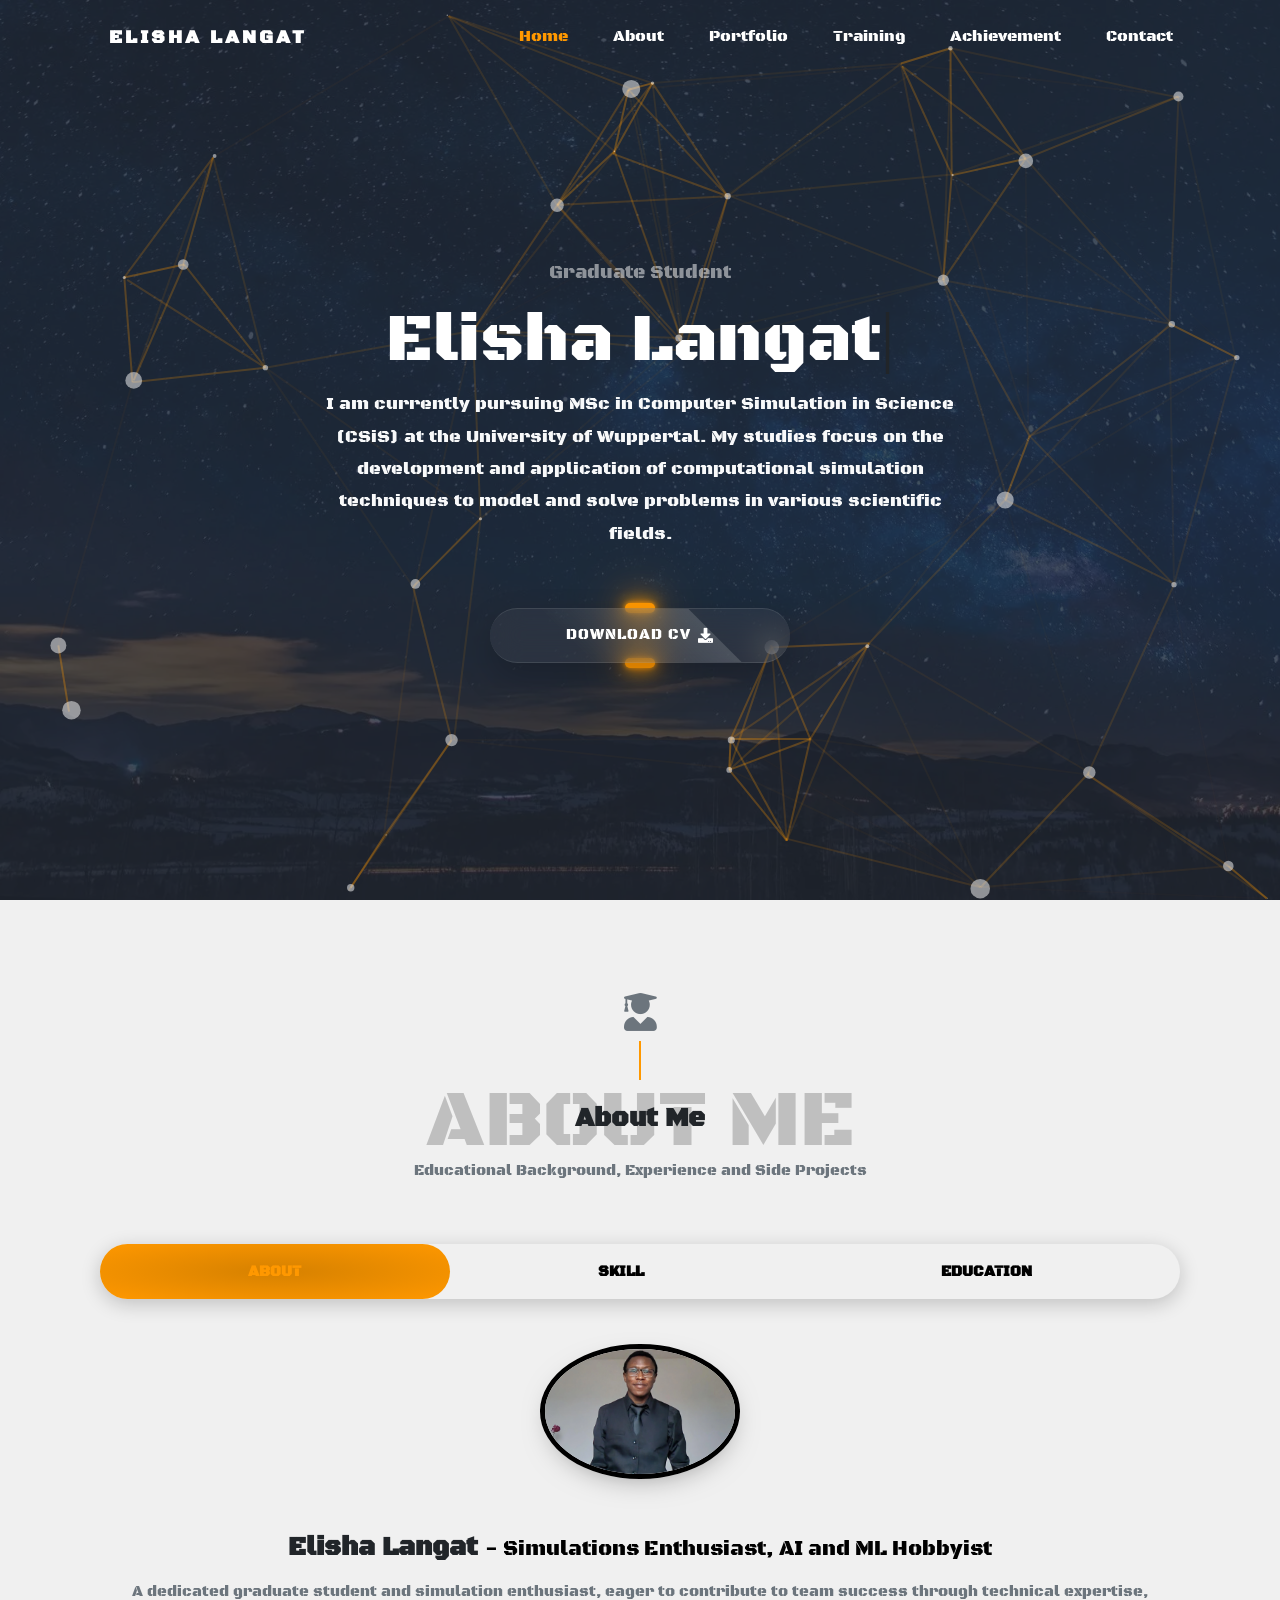
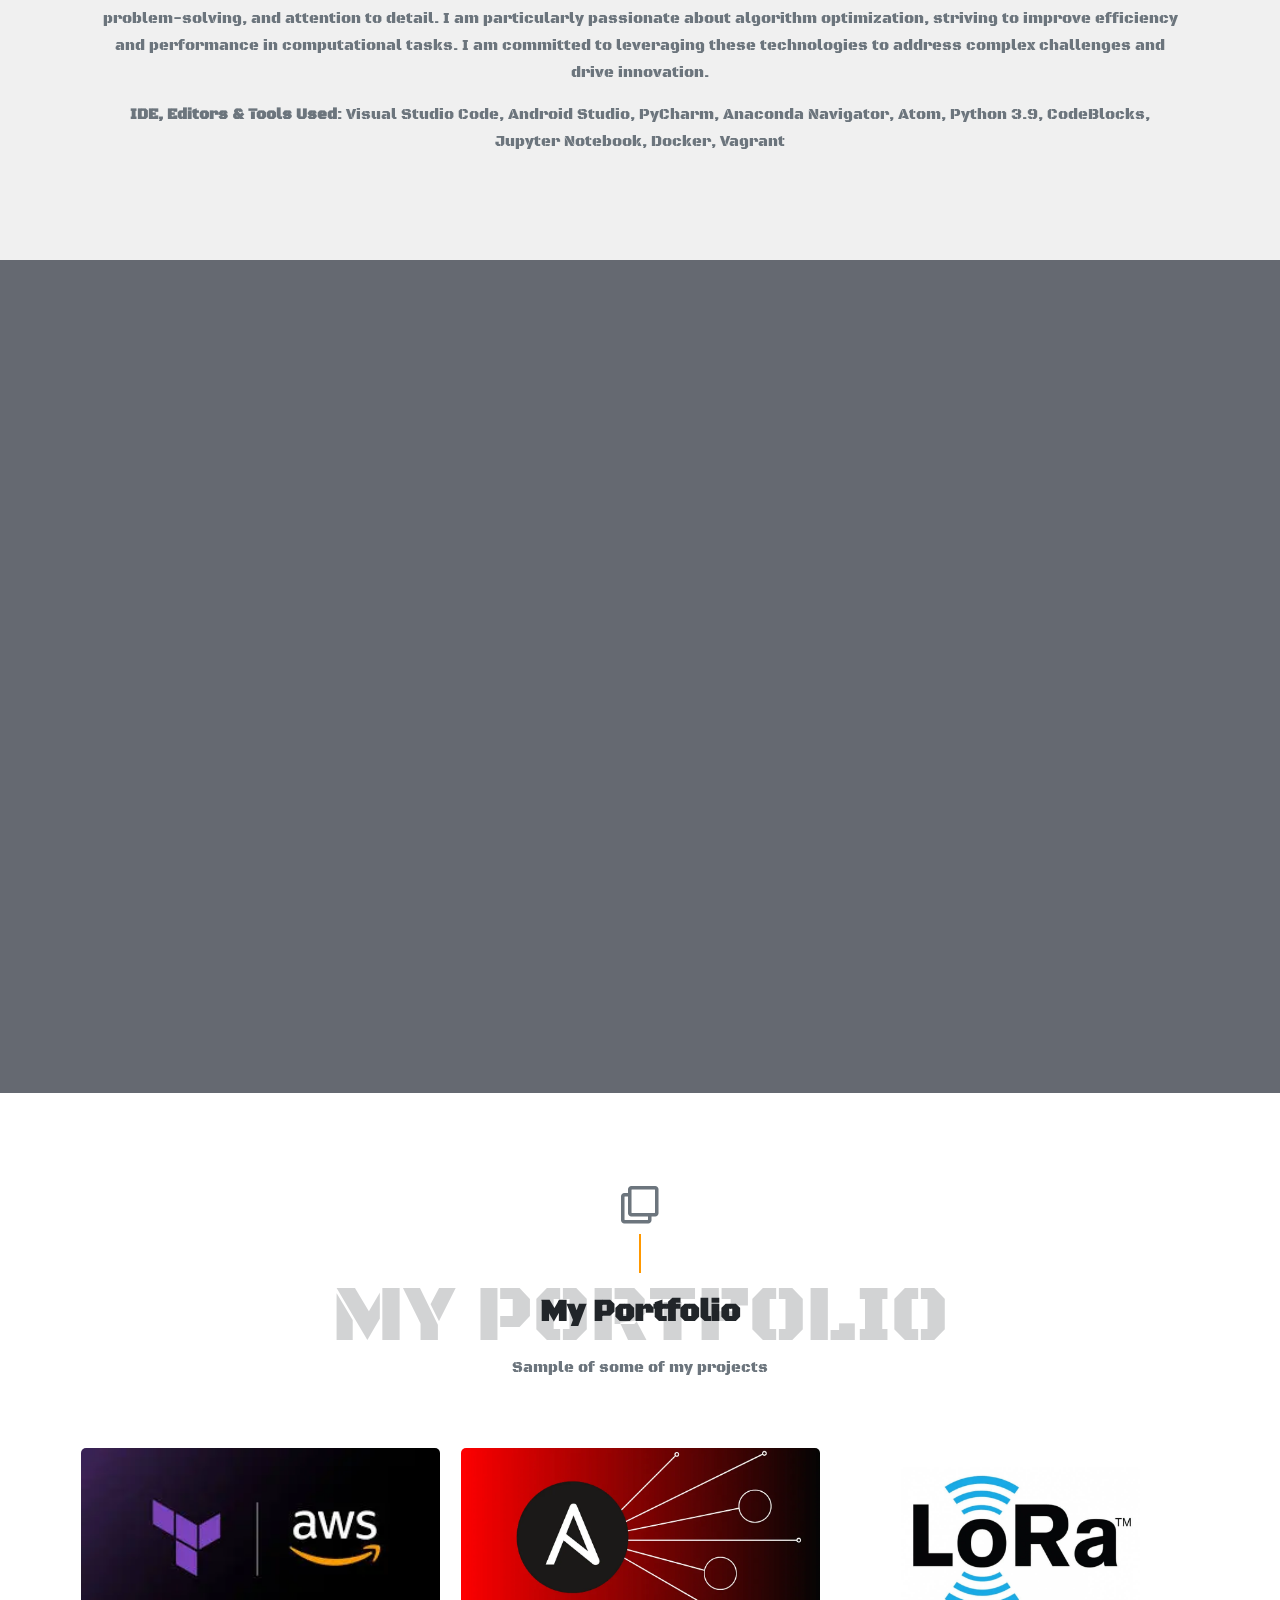
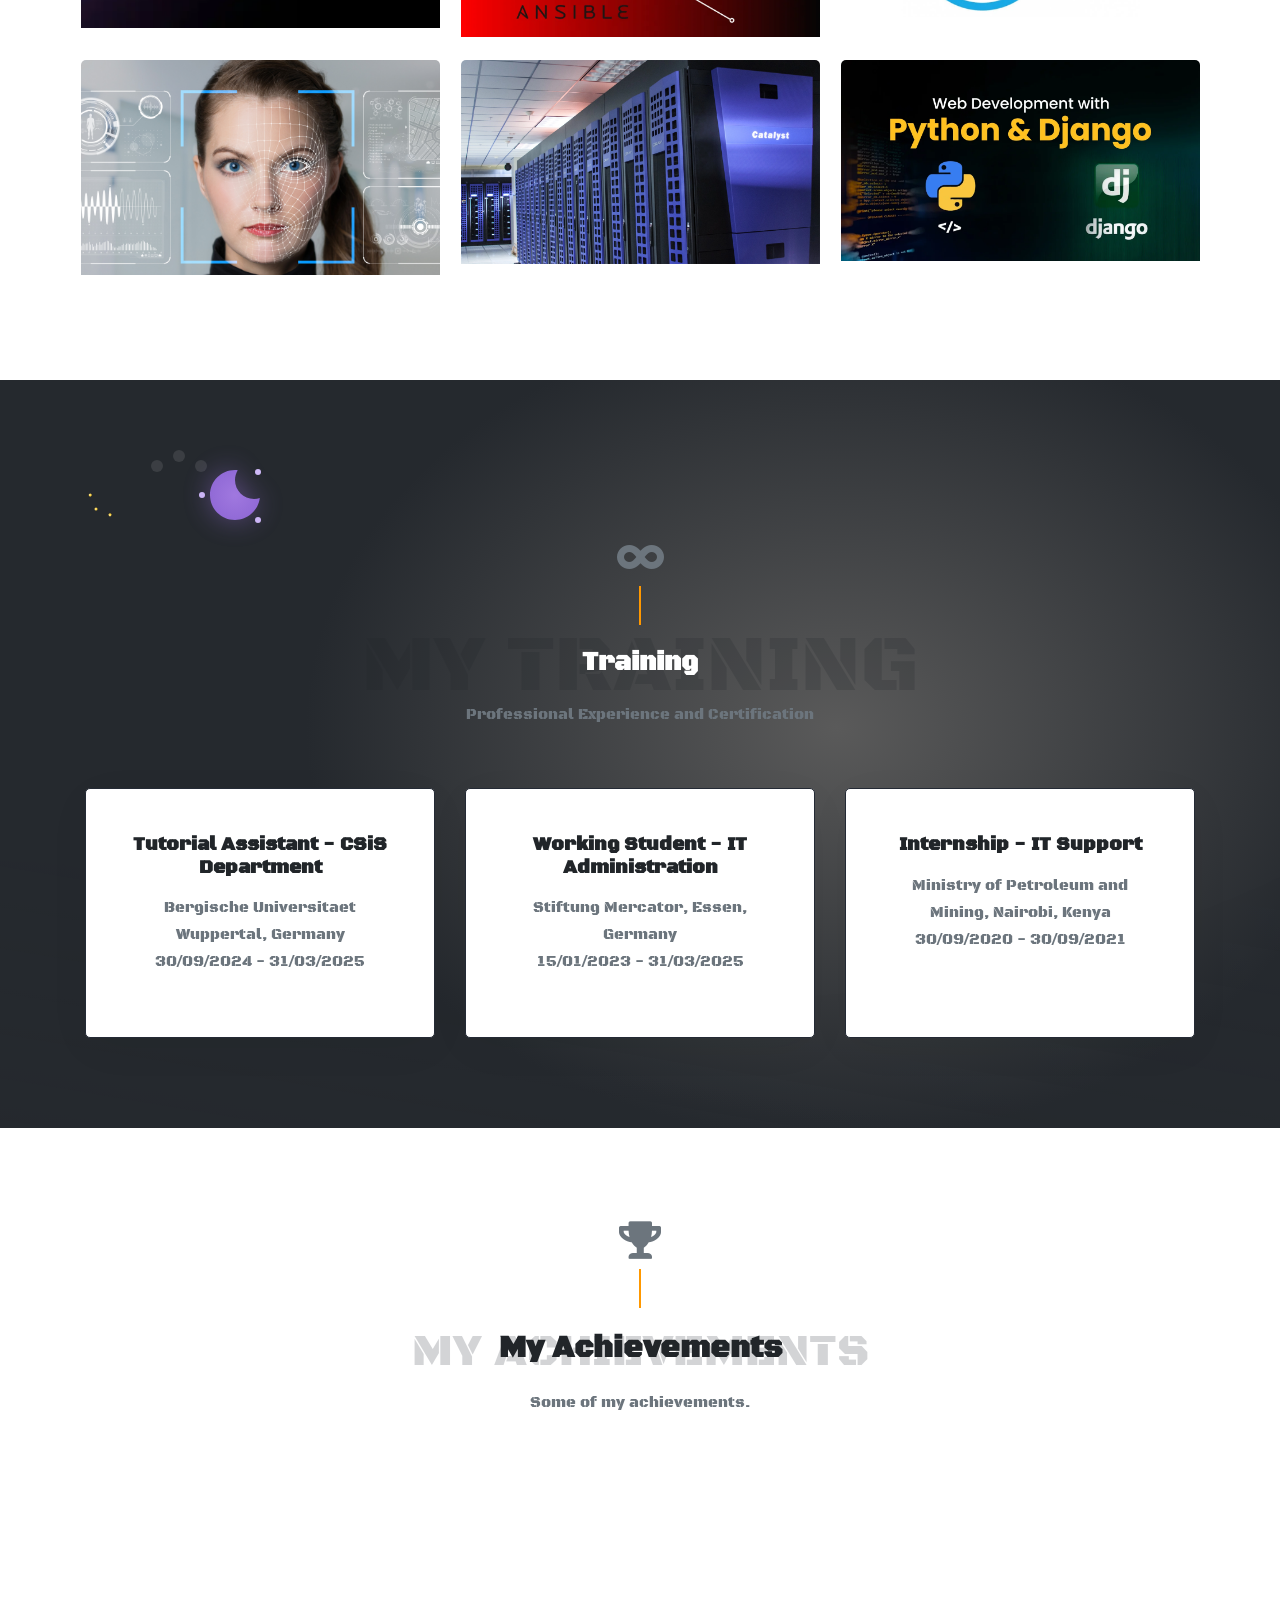
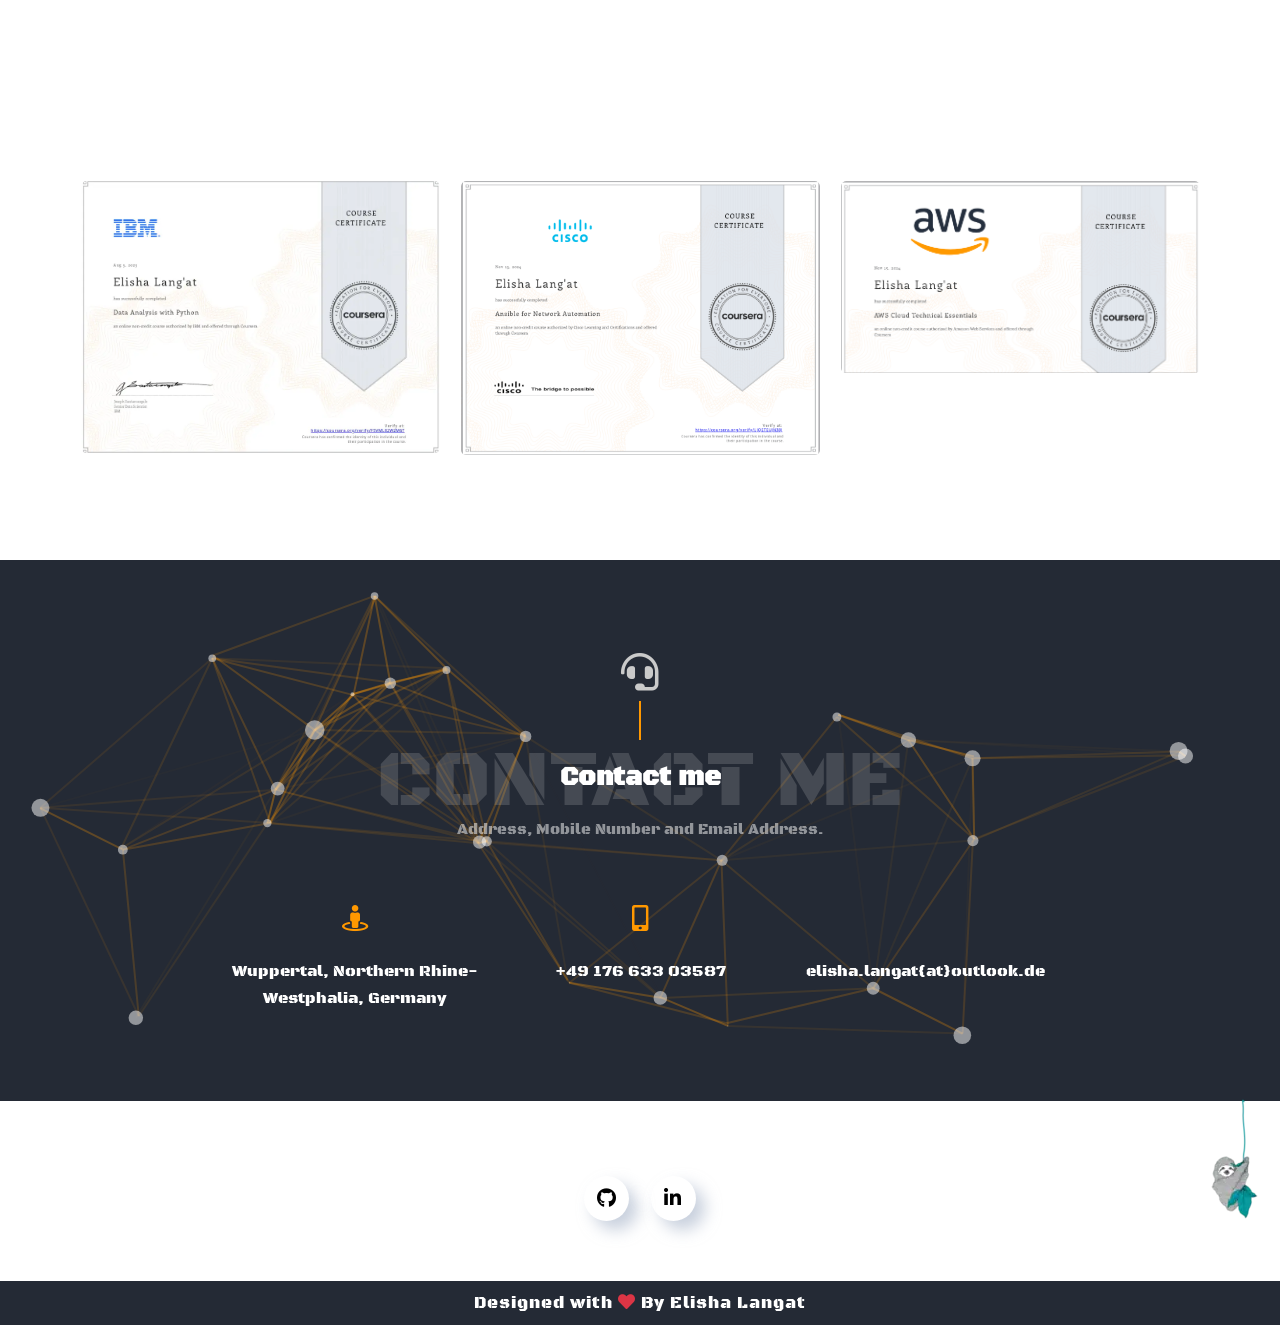
<file: index.html>
<!DOCTYPE html>
<html lang="en" itemscope itemtype="https://schema.org/Person" data-critters-container>
  <head>
    <meta charset="UTF-8">
    <meta name="robots" content="all">
    <base href="/">

    <link rel="preload" as="font" href="assets/fonts/BlackOpsOne.woff2" type="font/woff2" crossorigin="anonymous">
    <link rel="alternate" href="https://langakipkoech.github.io/" hreflang="en-us">

    <meta content="width=device-width, initial-scale=1" name="viewport">
    <title>Elisha Langat Personal Portfolio</title>
    <meta name="DC.title" content="Elisha Langat Personal Portfolio">
    <link rel="publisher" href="https://langakipkoech.github.io/">
    <meta name="theme-color" content="#242a35">
    <link rel="manifest" href="manifest.webmanifest">
    <link rel="icon" type="image/png" sizes="16x16" href="favicon-16x16.png">
    <link rel="icon" type="image/png" sizes="32x32" href="favicon-32x32.png">
    <link rel="apple-touch-icon" sizes="180x180" href="apple-touch-icon.png">
    <link rel="mask-icon" href="assets/images/safari-pinned-tab.svg" color="#242a35">
    <meta name="msapplication-TileColor" content="#242a35">
    <meta name="msapplication-TileImage" content="assets/images/mstile-70x70.png">
    <meta name="msapplication-TileImage" content="assets/images/mstile-144x144.png">
    <meta name="msapplication-TileImage" content="assets/images/mstile-150x150.png">
    <meta name="msapplication-TileImage" content="assets/images/mstile-310x150.png">
    <meta name="msapplication-TileImage" content="assets/images/mstile-310x310.png">

    <meta itemprop="name" content="Elisha Langat's Personal Portfolio">
    <meta itemprop="description" content="Elisha Langat - A master's simulation student eager to learn new skills and contribute through hard work, innovative ideas, and great skills.">
    <meta itemprop="url" content="https://langakipkoech.github.io/">
    <meta itemprop="image" content="https://langakipkoech.github.io/assets/images/background-image.png">
    <link rel="image_src" href="https://langakipkoech.github.io/assets/images/background-image.png">
    
    <meta name="author" content="Elisha Langat">
    <meta name="description" content="Elisha Langat - A Programming Enthusiast eager to learn new skills and contribute through hard work, innovative ideas, and great skills.">
    <meta name="keywords" content="Elisha Langat, Numerical Method's Enthusiast, Machine Learning, Medical Imaging, Numerical Simulations ">
    
    <meta property="og:image" content="https://langakipkoech.github.io/assets/images/background-image.png">
    <meta property="og:image:width" content="1062">
    <meta property="og:image:height" content="556">
    <meta property="og:image:alt" content="Elisha Langat Personal Portfolio">
    <meta property="og:title" content="Elisha Langat Personal Portfolio">
    <meta property="og:description" content="Elisha Langat - Elisha Langat, Numerical Method's Enthusiast, Machine Learning, Medical Imaging, Numerical Simulations.">
    <meta property="og:url" content="https://langakipkoech.github.io/">
    <meta property="og:type" content="website">
    
    <script type="application/ld+json">
      {
        "@type": "Person",
        "@context": "https://schema.org",
        "url": "https://langakipkoech.github.io/",
        "description": "Elisha Langat - A numerical simulations graduate student who is eager to learn new skills and contribute through hard work, innovative ideas, and great organizational skills.",
        "name": "Elisha Langat",
        "image": "https://langakipkoech.github.io/assets/images/background-image.png",
        "email": "elisha.langat@outlook.de",
        "address": "Wuppertal, Northern Rhine Westphalia, Germany",
        "sameAs": [
          "https://github.com/langakipkoech/"
      }
    </script>
    
    <meta name="google-site-verification" content="0muao767XOQs7xHi8v20pMOdR-0_csUTDfQ-5AJkbho">
    <meta property="fb:app_id" content="1145054172578219">
    
    <style>
      @font-face {
        font-family: "Black Ops One";
        font-style: normal;
        font-weight: 400;
        font-display: swap;
        unicode-range: U+20, U+21, U+23-26, U+28-5B, U+5D, U+61-7B, U+7D, U+A2, U+A3, U+A5, U+A9, U+AE, U+D7, U+F7, U+2018, U+2019, U+201C, U+201D, U+20AC;
        src: url(assets/fonts/BlackOpsOne.woff2) format("woff2"),
             url(assets/fonts/BlackOpsOne.woff) format("woff"),
             url(assets/fonts/BlackOpsOne.eot?#iefix) format("embedded-opentype"),
             url(assets/fonts/BlackOpsOne.ttf) format("truetype"),
             url(assets/fonts/BlackOpsOne.svg) format("svg");
      }
      
      *, ::after, ::before {
        box-sizing: border-box;
      }
      
      body, html {
        font-family: "Black Ops One", cursive;
        -webkit-text-size-adjust: 100%;
        -ms-text-size-adjust: 100%;
        -webkit-tap-highlight-color: transparent;
        margin: 0;
        padding: 0;
        font-weight: 400;
        line-height: 1.5;
        font-size: 15px;
        color: #212529;
        -moz-user-select: none;
        -webkit-user-select: none;
        -webkit-touch-callout: none;
        -ms-user-select: none;
        user-select: none;
        word-wrap: break-word;
      }
      
      html {
        overflow-x: hidden;
      }
    </style>
  <link rel="stylesheet" href="styles.61b0674320f41b27.css" media="print" onload="this.media='all'"><noscript><link rel="stylesheet" href="styles.61b0674320f41b27.css"></noscript></head>

  <body>
    <noscript>Our Website uses JavaScript. Please Enable it in Settings.</noscript>
    
    <div id="loader">
      <style>
        .splash {
          position: fixed;
          top: 50%;
          left: 50%;
          transform: translate(-50%, -50%);
          width: 270px;
          height: 270px;
          z-index: 5;
        }
        
        .splash .splash-circle {
          position: absolute;
          border: 2px solid #121212;
        }
        
        .splash .splash-circle.circle-1 {
          top: 0;
          left: 0;
          bottom: 0;
          right: 0;
          box-shadow: 0 0 10px #000;
          border-radius: 50%;
          border-left: 2px solid #ff0;
          border-top: 2px solid #ff0;
          animation: animate 3s linear infinite;
        }
        
        .splash .splash-circle.circle-2 {
          top: 30px;
          left: 30px;
          bottom: 30px;
          right: 30px;
          box-shadow: 0 0 10px #000;
          border-radius: 50%;
          border-right: 2px solid #03a9f4;
          border-bottom: 2px solid #03a9f4;
          animation: animate 3s linear reverse infinite;
        }
        
        .splash .splash-circle .circle-animation {
          position: absolute;
          top: calc(50% - 1px);
          left: 50%;
          width: 50%;
          height: 2px;
          transform-origin: left;
        }
        
        .splash .splash-circle.circle-1 .circle-animation {
          transform: rotate(-45deg);
        }
        
        .splash .splash-circle.circle-2 .circle-animation {
          transform: rotate(-45deg);
        }
        
        .splash .splash-circle .circle-animation:before {
          content: "";
          position: absolute;
          width: 10px;
          height: 10px;
          border-radius: 50%;
          background: #fff;
          top: -4px;
          right: -6px;
        }
        
        .splash .splash-circle.circle-1 .circle-animation:before {
          background: #ff0;
          box-shadow: 0 0 20px #ff0, 0 0 40px #ff0, 0 0 60px #ff0, 0 0 80px #ff0, 0 0 100px #ff0, 0 0 0 5px rgba(255, 255, 0, .1);
        }
        
        .splash .splash-circle.circle-2 .circle-animation:before {
          background: #03a9f4;
          box-shadow: 0 0 20px #03a9f4, 0 0 40px #03a9f4, 0 0 60px #03a9f4, 0 0 80px #03a9f4, 0 0 100px #03a9f4, 0 0 0 5px rgba(3, 169, 244, .1);
        }
        
        @keyframes animate {
          0% {
            transform: rotate(0);
          }
          100% {
            transform: rotate(360deg);
          }
        }
        
        @-webkit-keyframes animate {
          0% {
            transform: rotate(0);
          }
          100% {
            transform: rotate(360deg);
          }
        }
        
        .loader-section {
          position: fixed;
          top: 0;
          width: 51%;
          height: 100vh;
          background-color: #090909;
          z-index: 4;
          transition: all .8s cubic-bezier(.645, .045, .355, 1);
        }
        
        #section-left {
          left: 0;
        }
        
        #section-right {
          right: 0;
        }
      </style>
      
      <div id="splash" class="splash">
        <div class="splash-circle circle-1">
          <div class="circle-animation"></div>
        </div>
        <div class="splash-circle circle-2">
          <div class="circle-animation"></div>
        </div>
      </div>
      <div class="loader-section" id="section-left"></div>
      <div class="loader-section" id="section-right"></div>
    </div>

    <app-root></app-root>
  <script src="runtime.0dd294d9a4719827.js" type="module"></script><script src="polyfills.0fb3264f5a32ccd3.js" type="module"></script><script src="scripts.3597442db16c74f8.js" defer></script><script src="main.7da5973db3ddde08.js" type="module"></script></body>
</html>
</file>
<file: styles.61b0674320f41b27.css>
.fa,.fab,.far,.fas{-moz-osx-font-smoothing:grayscale;-webkit-font-smoothing:antialiased;display:inline-block;font-style:normal;font-variant:normal;text-rendering:auto;line-height:1}.fa-1x{font-size:1.3em}.fa-bars:before{content:"\f0c9"}.fa-camera-retro:before{content:"\f083"}.fa-clone:before{content:"\f24d"}.fa-comment:before{content:"\f075"}.fa-download:before{content:"\f019"}.fa-envelope:before{content:"\f0e0"}.fa-facebook:before{content:"\f09a"}.fa-github:before{content:"\f09b"}.fa-graduation-cap:before{content:"\f19d"}.fa-hackerrank:before{content:"\f5f7"}.fa-headset:before{content:"\f590"}.fa-heart:before{content:"\f004"}.fa-infinity:before{content:"\f534"}.fa-info-circle:before{content:"\f05a"}.fa-instagram:before{content:"\f16d"}.fa-laptop-code:before{content:"\f5fc"}.fa-linkedin-in:before{content:"\f0e1"}.fa-mobile-alt:before{content:"\f3cd"}.fa-plane:before{content:"\f072"}.fa-street-view:before{content:"\f21d"}.fa-times:before{content:"\f00d"}.fa-trophy:before{content:"\f091"}.fa-twitter:before{content:"\f099"}.fa-user-circle:before{content:"\f2bd"}.fa-user-graduate:before{content:"\f501"}.fa-whatsapp:before{content:"\f232"}@font-face{font-family:"Font Awesome 5 Brands";font-style:normal;font-weight:400;font-display:swap;src:url(fa-brands-400.a9db39c081f4c22d.woff2) format("woff2"),url(fa-brands-400.b6fc96a61a67ef49.woff) format("woff"),url(fa-brands-400.dbaefb1ada4463c9.eot?#iefix) format("embedded-opentype"),url(fa-brands-400.ffbc06ed4d37b1aa.ttf) format("truetype"),url(fa-brands-400.ed0e53525eca5cb3.svg#fontawesome) format("svg")}.fab{font-family:"Font Awesome 5 Brands";font-weight:400}@font-face{font-family:"Font Awesome 5 Free";font-style:normal;font-weight:400;font-display:swap;src:url(fa-regular-400.3dd189939edd9e64.woff2) format("woff2"),url(fa-regular-400.8ec744480dfa74c7.woff) format("woff"),url(fa-regular-400.65c9c5f437709434.eot?#iefix) format("embedded-opentype"),url(fa-regular-400.17d8744d8402339a.ttf) format("truetype"),url(fa-regular-400.1ed138b91f0db879.svg#fontawesome) format("svg")}.far{font-family:"Font Awesome 5 Free";font-weight:400!important}@font-face{font-family:"Font Awesome 5 Free";font-style:normal;font-weight:900;font-display:swap;src:url(fa-solid-900.284093a8f3becc54.woff2) format("woff2"),url(fa-solid-900.3d7a91221f779022.woff) format("woff"),url(fa-solid-900.d80d93face7fbbc1.eot?#iefix) format("embedded-opentype"),url(fa-solid-900.45add571878710a9.ttf) format("truetype"),url(fa-solid-900.7cd3ea3a010ee096.svg#fontawesome) format("svg")}.fa,.fas{font-family:"Font Awesome 5 Free";font-weight:900}.animated{animation-duration:1s;animation-fill-mode:both}@keyframes bounceInDown{60%,75%,90%,0%,to{animation-timing-function:cubic-bezier(.215,.61,.355,1)}0%{opacity:0;transform:translate3d(0,-3000px,0)}60%{opacity:1;transform:translate3d(0,25px,0)}75%{transform:translate3d(0,-10px,0)}90%{transform:translate3d(0,5px,0)}to{transform:translateZ(0)}}.bounceInDown{animation-name:bounceInDown}@keyframes bounceInLeft{60%,75%,90%,0%,to{animation-timing-function:cubic-bezier(.215,.61,.355,1)}0%{opacity:0;transform:translate3d(-3000px,0,0)}60%{opacity:1;transform:translate3d(25px,0,0)}75%{transform:translate3d(-10px,0,0)}90%{transform:translate3d(5px,0,0)}to{transform:translateZ(0)}}.bounceInLeft{animation-name:bounceInLeft}@keyframes bounceInRight{60%,75%,90%,0%,to{animation-timing-function:cubic-bezier(.215,.61,.355,1)}0%{opacity:0;transform:translate3d(3000px,0,0)}60%{opacity:1;transform:translate3d(-25px,0,0)}75%{transform:translate3d(10px,0,0)}90%{transform:translate3d(-5px,0,0)}to{transform:translateZ(0)}}.bounceInRight{animation-name:bounceInRight}@keyframes bounceInUp{60%,75%,90%,0%,to{animation-timing-function:cubic-bezier(.215,.61,.355,1)}0%{opacity:0;transform:translate3d(0,3000px,0)}60%{opacity:1;transform:translate3d(0,-20px,0)}75%{transform:translate3d(0,10px,0)}90%{transform:translate3d(0,-5px,0)}to{transform:translateZ(0)}}.bounceInUp{animation-name:bounceInUp}@keyframes fadeIn{0%{opacity:0}to{opacity:1}}.fadeIn{animation-name:fadeIn}@keyframes fadeInDownBig{0%{opacity:0;transform:translate3d(0,-2000px,0)}to{opacity:1;transform:translateZ(0)}}.fadeInDownBig{animation-name:fadeInDownBig}@keyframes fadeInUp{0%{opacity:0;transform:translate3d(0,100%,0)}to{opacity:1;transform:translateZ(0)}}.fadeInUp{animation-name:fadeInUp}@keyframes fadeInUpBig{0%{opacity:0;transform:translate3d(0,2000px,0)}to{opacity:1;transform:translateZ(0)}}.fadeInUpBig{animation-name:fadeInUpBig}@keyframes flipInX{0%{transform:perspective(400px) rotateX(90deg);animation-timing-function:ease-in;opacity:0}40%{transform:perspective(400px) rotateX(-20deg);animation-timing-function:ease-in}60%{transform:perspective(400px) rotateX(10deg);opacity:1}80%{transform:perspective(400px) rotateX(-5deg)}to{transform:perspective(400px)}}.flipInX{backface-visibility:visible!important;animation-name:flipInX}@keyframes rotateInDownLeft{0%{transform-origin:left bottom;transform:rotate3d(0,0,1,-45deg);opacity:0}to{transform-origin:left bottom;transform:translateZ(0);opacity:1}}.rotateInDownLeft{animation-name:rotateInDownLeft}@keyframes rotateInDownRight{0%{transform-origin:right bottom;transform:rotate3d(0,0,1,45deg);opacity:0}to{transform-origin:right bottom;transform:translateZ(0);opacity:1}}.rotateInDownRight{animation-name:rotateInDownRight}@keyframes rotateInUpLeft{0%{transform-origin:left bottom;transform:rotate3d(0,0,1,45deg);opacity:0}to{transform-origin:left bottom;transform:translateZ(0);opacity:1}}.rotateInUpLeft{animation-name:rotateInUpLeft}@keyframes rotateInUpRight{0%{transform-origin:right bottom;transform:rotate3d(0,0,1,-90deg);opacity:0}to{transform-origin:right bottom;transform:translateZ(0);opacity:1}}.rotateInUpRight{animation-name:rotateInUpRight}@keyframes zoomInLeft{0%{opacity:0;transform:scale3d(.1,.1,.1) translate3d(-1000px,0,0);animation-timing-function:cubic-bezier(.55,.055,.675,.19)}60%{opacity:1;transform:scale3d(.475,.475,.475) translate3d(10px,0,0);animation-timing-function:cubic-bezier(.175,.885,.32,1)}}.zoomInLeft{animation-name:zoomInLeft}@keyframes zoomInRight{0%{opacity:0;transform:scale3d(.1,.1,.1) translate3d(1000px,0,0);animation-timing-function:cubic-bezier(.55,.055,.675,.19)}60%{opacity:1;transform:scale3d(.475,.475,.475) translate3d(-10px,0,0);animation-timing-function:cubic-bezier(.175,.885,.32,1)}}.zoomInRight{animation-name:zoomInRight}@keyframes zoomInUp{0%{opacity:0;transform:scale3d(.1,.1,.1) translate3d(0,1000px,0);animation-timing-function:cubic-bezier(.55,.055,.675,.19)}60%{opacity:1;transform:scale3d(.475,.475,.475) translate3d(0,-60px,0);animation-timing-function:cubic-bezier(.175,.885,.32,1)}}.zoomInUp{animation-name:zoomInUp}@keyframes slideInDown{0%{transform:translate3d(0,-100%,0);visibility:visible}to{transform:translateZ(0)}}.slideInDown{animation-name:slideInDown}@keyframes slideInLeft{0%{transform:translate3d(-100%,0,0);visibility:visible}to{transform:translateZ(0)}}.slideInLeft{animation-name:slideInLeft}@keyframes slideInRight{0%{transform:translate3d(100%,0,0);visibility:visible}to{transform:translateZ(0)}}.slideInRight{animation-name:slideInRight}@keyframes slideInUp{0%{transform:translate3d(0,100%,0);visibility:visible}to{transform:translateZ(0)}}.slideInUp{animation-name:slideInUp}@media (prefers-reduced-motion){.wow{animation-name:dissolve}}@keyframes slideOutRight{0%{transform:translate(0)}to{transform:translate(100%)}}p{margin-top:0;margin-bottom:1rem;line-height:1.8}ul{margin-top:0;margin-bottom:1rem}b,strong{font-weight:bolder}small{font-size:80%}a{text-decoration:none;background-color:transparent}img{border-style:none}.h1,.h2,.h3,.h4,.h5,.h6,h1,h2,h3,h4,h5,h6{margin-top:0;margin-bottom:.5rem;font-weight:600;line-height:1.2}.h1,h1{font-size:2.5rem}.h2,h2{font-size:2rem}.h3,h3{font-size:1.75rem}.h5,h5{font-size:1.25rem}.h6,h6{font-size:1rem}.img-fluid{max-width:100%;height:auto}.container{width:100%;padding-right:15px;padding-left:15px;margin-right:auto;margin-left:auto}@media (min-width:576px){.container{max-width:540px}}@media (min-width:768px){.container{max-width:720px}}@media (min-width:992px){.container{max-width:980px}}@media (min-width:1200px){.container{max-width:1140px}}.row{display:flex;flex-wrap:wrap;margin-right:-15px;margin-left:-15px}.col,.col-1,.col-10,.col-11,.col-12,.col-2,.col-3,.col-4,.col-5,.col-6,.col-7,.col-8,.col-9,.col-auto,.col-lg,.col-lg-1,.col-lg-10,.col-lg-11,.col-lg-12,.col-lg-2,.col-lg-3,.col-lg-4,.col-lg-5,.col-lg-6,.col-lg-7,.col-lg-8,.col-lg-9,.col-lg-auto,.col-md,.col-md-1,.col-md-10,.col-md-11,.col-md-12,.col-md-2,.col-md-3,.col-md-4,.col-md-5,.col-md-6,.col-md-7,.col-md-8,.col-md-9,.col-md-auto{position:relative;width:100%;padding-right:15px;padding-left:15px}@media (min-width:768px){.col-md-4{flex:0 0 33.333333%;max-width:33.333333%}.col-md-7{flex:0 0 58.333333%;max-width:58.333333%}}@media (min-width:992px){.col-lg-3{flex:0 0 25%;max-width:25%}.col-lg-4{flex:0 0 33.333333%;max-width:33.333333%}.col-lg-6{flex:0 0 50%;max-width:50%}.col-lg-10{flex:0 0 83.333333%;max-width:83.333333%}.col-lg-12{flex:0 0 100%;max-width:100%}}.btn{display:inline-block;font-weight:400;color:#fff;text-align:center;-webkit-user-select:none;user-select:none;background-color:transparent;border:1px solid transparent;padding:.375rem .75rem;font-size:1rem;line-height:1.5;border-radius:.25rem;transition:color .15s ease-in-out,background-color .15s ease-in-out,border-color .15s ease-in-out,box-shadow .15s ease-in-out}.btn:hover{color:#fff;text-decoration:none}.btn:focus{outline:0}.tooltip{position:absolute;z-index:1070;display:block;margin:0;font-family:Black Ops One,cursive;font-style:normal;font-weight:400;line-height:1.5;text-align:left;text-decoration:none;text-shadow:none;text-transform:none;letter-spacing:normal;word-break:normal;word-spacing:normal;white-space:normal;line-break:auto;font-size:.875rem;word-wrap:break-word;opacity:0}.tooltip.show{opacity:.9}.tooltip .arrow{position:absolute;display:block;width:.8rem;height:.4rem}.tooltip .arrow:before{position:absolute;content:"";border-color:transparent;border-style:solid}.bs-tooltip-auto[x-placement^=top],.bs-tooltip-top{padding:.4rem 0}.bs-tooltip-auto[x-placement^=top] .arrow,.bs-tooltip-top .arrow{bottom:0}.bs-tooltip-auto[x-placement^=top] .arrow:before,.bs-tooltip-top .arrow:before{top:0;border-width:.4rem .4rem 0;border-top-color:#000}.bs-tooltip-auto[x-placement^=right],.bs-tooltip-right{padding:0 .4rem}.bs-tooltip-auto[x-placement^=right] .arrow,.bs-tooltip-right .arrow{left:0;width:.4rem;height:.8rem}.bs-tooltip-auto[x-placement^=right] .arrow:before,.bs-tooltip-right .arrow:before{right:0;border-width:.4rem .4rem .4rem 0;border-right-color:#000}.bs-tooltip-auto[x-placement^=bottom],.bs-tooltip-bottom{padding:.4rem 0}.bs-tooltip-auto[x-placement^=bottom] .arrow,.bs-tooltip-bottom .arrow{top:0}.bs-tooltip-auto[x-placement^=bottom] .arrow:before,.bs-tooltip-bottom .arrow:before{bottom:0;border-width:0 .4rem .4rem;border-bottom-color:#000}.bs-tooltip-auto[x-placement^=left],.bs-tooltip-left{padding:0 .4rem}.bs-tooltip-auto[x-placement^=left] .arrow,.bs-tooltip-left .arrow{right:0;width:.4rem;height:.8rem}.bs-tooltip-auto[x-placement^=left] .arrow:before,.bs-tooltip-left .arrow:before{left:0;border-width:.4rem 0 .4rem .4rem;border-left-color:#000}.tooltip-inner{max-width:200px;padding:.25rem .5rem;color:#fff;text-align:center;background-color:#000;border-radius:.25rem}.justify-content-center{justify-content:center}.m-0{margin:0}.mb-0,.my-0{margin-bottom:0}.mb-1,.my-1{margin-bottom:.25rem}.m-2{margin:.5rem}.mt-2,.my-2{margin-top:.5rem}.mb-2,.my-2{margin-bottom:.5rem}.ml-2,.mx-2{margin-left:.5rem}.mb-3,.my-3{margin-bottom:1rem}.mt-4,.my-4{margin-top:1.5rem}.mb-4,.my-4{margin-bottom:1.5rem}.mt-5,.my-5{margin-top:3rem}.mb-5,.my-5{margin-bottom:3rem}.pl-1,.px-1{padding-left:.25rem}.p-2{padding:.5rem}.pt-2,.py-2{padding-top:.5rem}.pb-2,.py-2{padding-bottom:.5rem}.pb-3,.py-3{padding-bottom:1rem}.p-4{padding:1.5rem}.p-5{padding:3rem}.mr-auto,.mx-auto{margin-right:auto}.ml-auto,.mx-auto{margin-left:auto}@media (min-width:768px){.mr-md-0,.mx-md-0{margin-right:0}.ml-md-0,.mx-md-0{margin-left:0}}.text-left{text-align:left}.text-right{text-align:right}.text-center{text-align:center}.text-uppercase{text-transform:uppercase}.rounded-circle{border-radius:50%}.font-weight-normal{font-weight:400}.font-weight-bold{font-weight:700}.font-italic{font-style:italic}.text-white{color:#fff}.text-black{color:#000}.text-light{color:#f8f9fa}.text-muted{color:#6c757d}.text-white-50{color:#ffffff80}.section{padding-top:90px;padding-bottom:90px;position:relative}.btn-round{border-radius:30px}.btn{padding:12px 25px}.btn-outline{background-color:transparent;border:1px solid;font-size:15px;letter-spacing:1px;transition:all .5s;font-weight:500;text-transform:uppercase}.btn-outline:active,.btn-outline:focus,.btn-outline:hover{color:#fff;outline:0;text-decoration:none;background:#ff9800;border:1px solid #ff9800}.section-title:before{position:absolute;top:51px;left:0;right:0;content:"";background:#ff9800;height:39px;width:2px;margin:0 auto}.txt-bg:before{padding-top:40px;position:absolute;font-size:80px;opacity:.2;text-transform:uppercase;align-self:center}.pointer{cursor:pointer}::-webkit-scrollbar{width:10px}::-webkit-scrollbar-track{background:#f1f1f1}::-webkit-scrollbar-thumb{background:#ff9800}::-webkit-scrollbar-thumb:hover{background:#242a35}.mb-6{margin-bottom:15px}.top-0{top:0}.bottom-0{bottom:0}.left-0{left:0}.width-full{width:100%}.height-full{height:100%}.btn-outline,.text-custom{color:#ff9800}.font-size-50{font-size:50px}.font-size-25{font-size:25px}.nav-link{display:block;padding:.5rem 1rem}.nav-link:focus,.nav-link:hover{text-decoration:none}.fade{transition:opacity .15s linear}.fade:not(.show){opacity:0}@media (min-width:200px) and (max-width:768px){.txt-bg:before{font-size:50px}}
</file>
